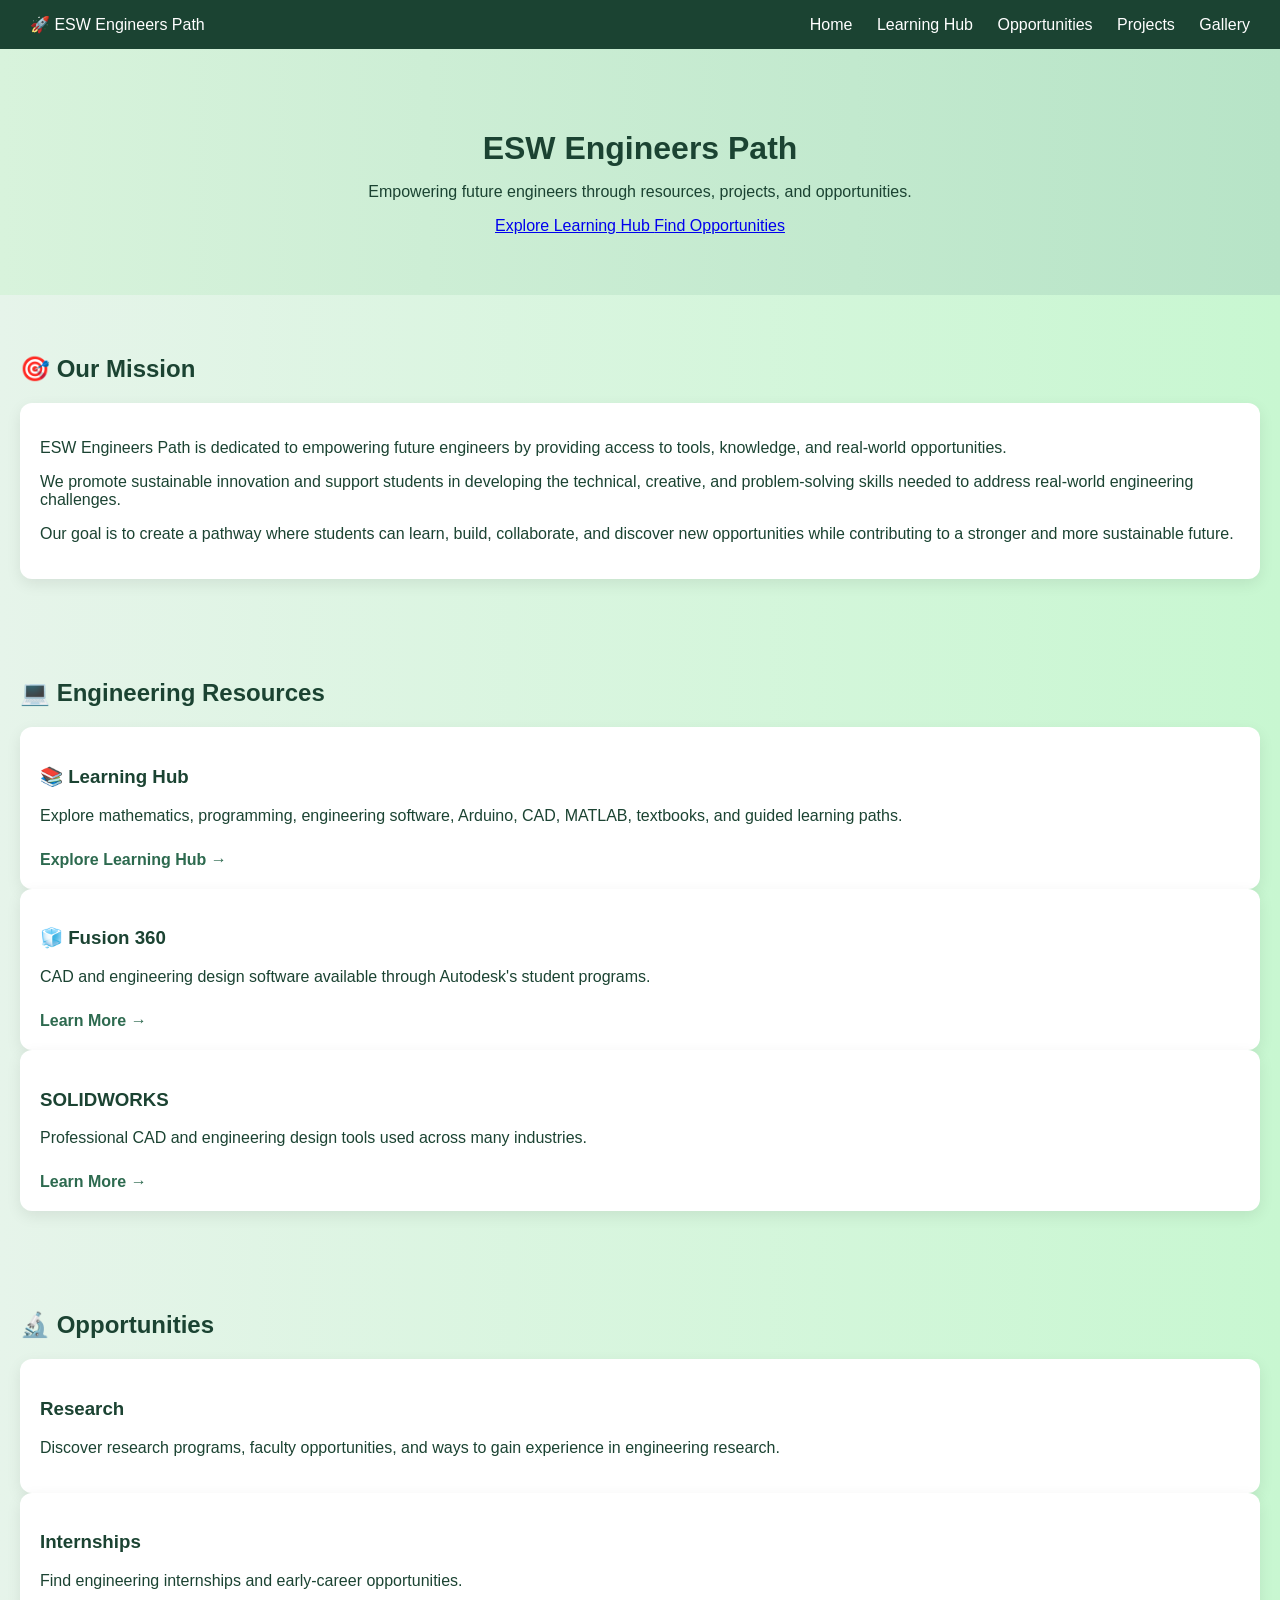
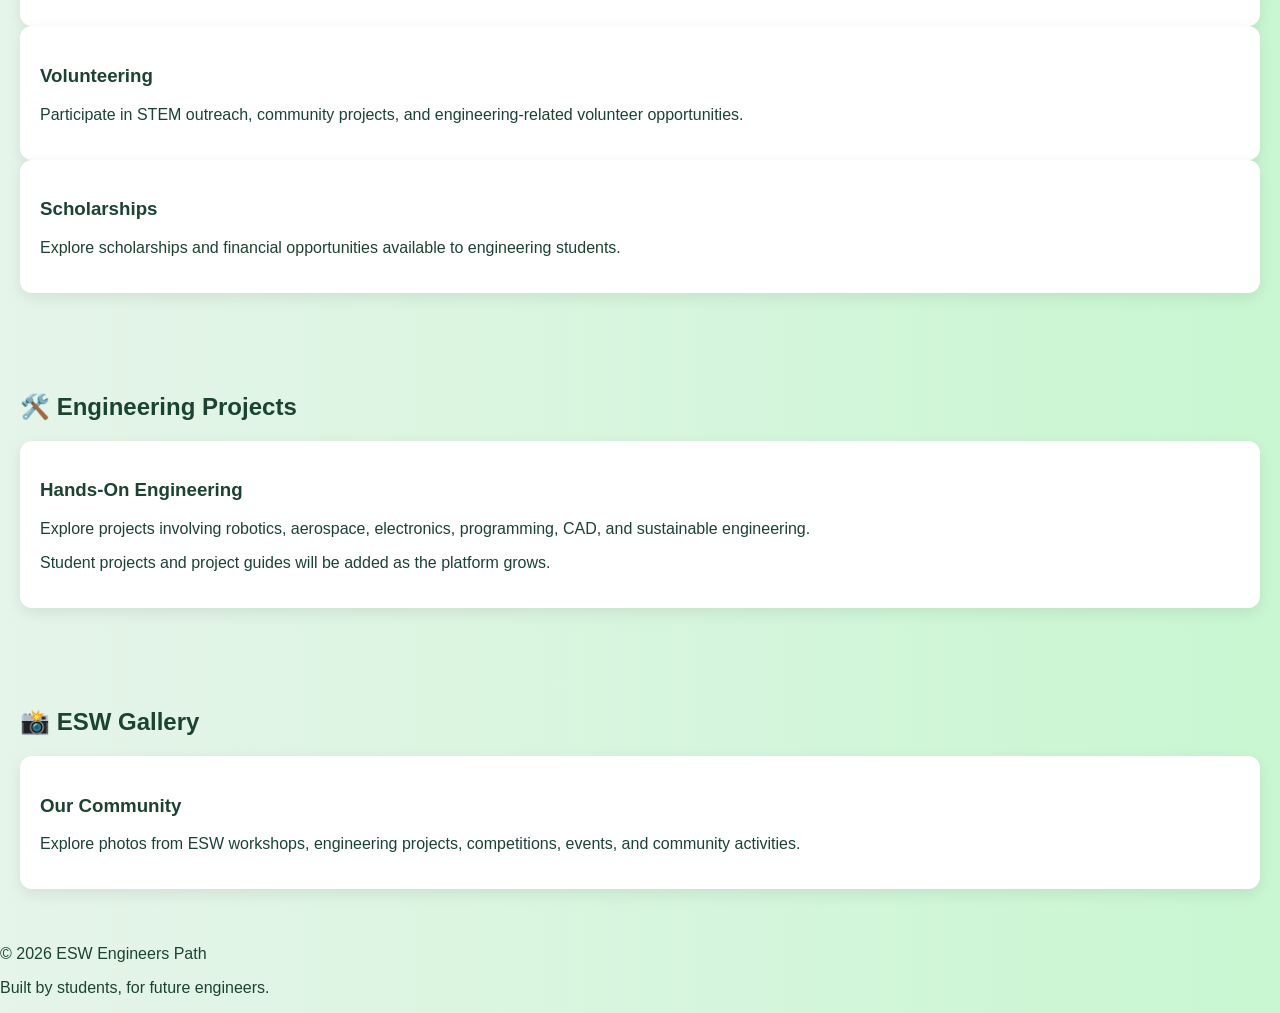
<file: index.html>
<!DOCTYPE html>
<html lang="en">

<head>

    <meta charset="UTF-8">

    <meta name="viewport" content="width=device-width, initial-scale=1.0">

    <title>ESW Engineers Path</title>

    <link rel="stylesheet" href="style.css">

</head>

<body>


<!-- ================= NAVIGATION BAR ================= -->

<nav class="navbar">

    <div class="nav-logo">
        🚀 ESW Engineers Path
    </div>

    <div class="nav-links">

        <a href="index.html">Home</a>

        <a href="learning.html">Learning Hub</a>

        <a href="#opportunities">Opportunities</a>

        <a href="#projects">Projects</a>

        <a href="#gallery">Gallery</a>

    </div>

</nav>


<!-- ================= HOME ================= -->

<header id="home" class="hero">

    <h1>ESW Engineers Path</h1>

    <p>
        Empowering future engineers through resources,
        projects, and opportunities.
    </p>

    <div class="hero-buttons">

        <a href="learning.html" class="button">
            Explore Learning Hub
        </a>

        <a href="#opportunities" class="button secondary-button">
            Find Opportunities
        </a>

    </div>

</header>


<!-- ================= MISSION ================= -->

<section id="mission">

    <h2>🎯 Our Mission</h2>

    <div class="card">

        <p>
            ESW Engineers Path is dedicated to empowering future engineers
            by providing access to tools, knowledge, and real-world
            opportunities.
        </p>

        <p>
            We promote sustainable innovation and support students in
            developing the technical, creative, and problem-solving skills
            needed to address real-world engineering challenges.
        </p>

        <p>
            Our goal is to create a pathway where students can learn,
            build, collaborate, and discover new opportunities while
            contributing to a stronger and more sustainable future.
        </p>

    </div>

</section>


<!-- ================= RESOURCES ================= -->

<section id="resources">

    <h2>💻 Engineering Resources</h2>

    <div class="card">

        <h3>📚 Learning Hub</h3>

        <p>
            Explore mathematics, programming, engineering software,
            Arduino, CAD, MATLAB, textbooks, and guided learning paths.
        </p>

        <a href="learning.html">
            Explore Learning Hub →
        </a>

    </div>


    <div class="card">

        <h3>🧊 Fusion 360</h3>

        <p>
            CAD and engineering design software available
            through Autodesk's student programs.
        </p>

        <a href="https://www.autodesk.com/products/fusion-360">
            Learn More →
        </a>

    </div>


    <div class="card">

        <h3>SOLIDWORKS</h3>

        <p>
            Professional CAD and engineering design tools
            used across many industries.
        </p>

        <a href="https://www.solidworks.com">
            Learn More →
        </a>

    </div>

</section>


<!-- ================= OPPORTUNITIES ================= -->

<section id="opportunities">

    <h2>🔬 Opportunities</h2>

    <div class="card">

        <h3>Research</h3>

        <p>
            Discover research programs, faculty opportunities,
            and ways to gain experience in engineering research.
        </p>

    </div>


    <div class="card">

        <h3>Internships</h3>

        <p>
            Find engineering internships and early-career
            opportunities.
        </p>

    </div>


    <div class="card">

        <h3>Volunteering</h3>

        <p>
            Participate in STEM outreach, community projects,
            and engineering-related volunteer opportunities.
        </p>

    </div>


    <div class="card">

        <h3>Scholarships</h3>

        <p>
            Explore scholarships and financial opportunities
            available to engineering students.
        </p>

    </div>

</section>


<!-- ================= PROJECTS ================= -->

<section id="projects">

    <h2>🛠️ Engineering Projects</h2>

    <div class="card">

        <h3>Hands-On Engineering</h3>

        <p>
            Explore projects involving robotics, aerospace,
            electronics, programming, CAD, and sustainable
            engineering.
        </p>

        <p>
            Student projects and project guides will be
            added as the platform grows.
        </p>

    </div>

</section>


<!-- ================= GALLERY ================= -->

<section id="gallery">

    <h2>📸 ESW Gallery</h2>

    <div class="card">

        <h3>Our Community</h3>

        <p>
            Explore photos from ESW workshops, engineering
            projects, competitions, events, and community
            activities.
        </p>

    </div>

</section>


<!-- ================= FOOTER ================= -->

<footer>

    <p>
        © 2026 ESW Engineers Path
    </p>

    <p>
        Built by students, for future engineers.
    </p>

</footer>


</body>

</html>
</file>
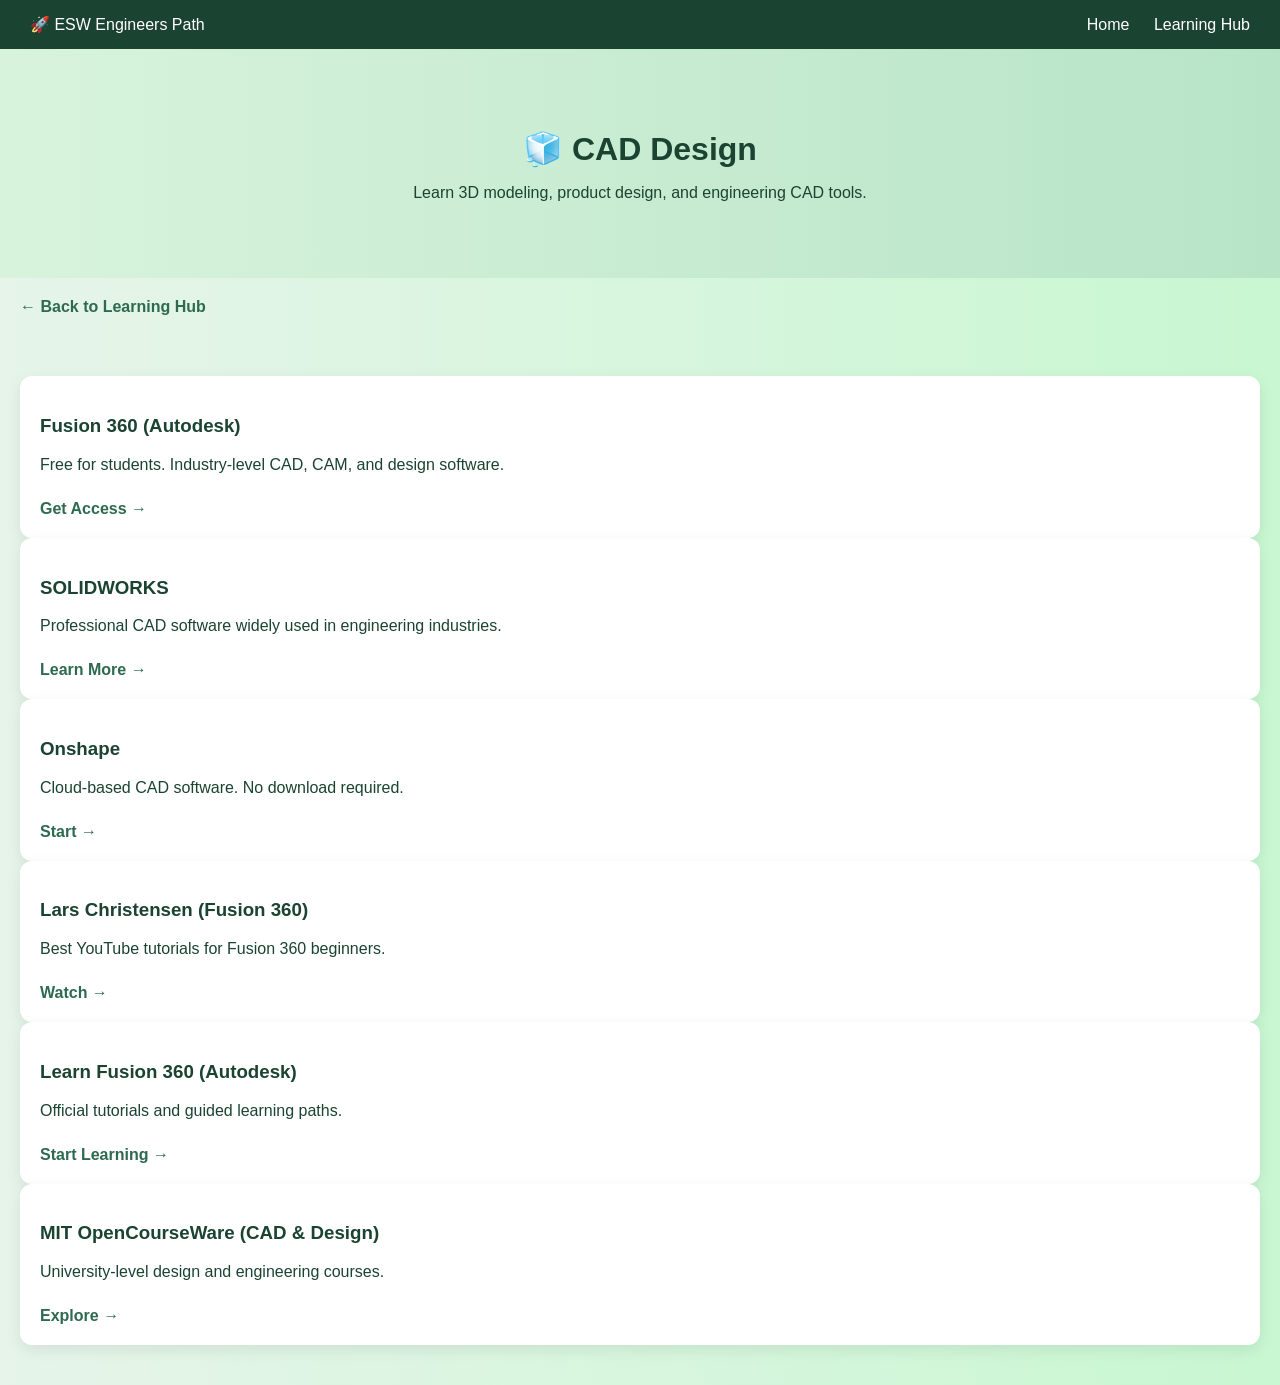
<file: cad.html>
<!DOCTYPE html>
<html lang="en">

<head>
<meta charset="UTF-8">
<title>CAD Design | ESW Engineers Path</title>
<link rel="stylesheet" href="style.css">
</head>

<body>

<nav class="navbar">
    <div>🚀 ESW Engineers Path</div>
    <div class="nav-links">
        <a href="index.html">Home</a>
        <a href="learning.html">Learning Hub</a>
    </div>
</nav>

<header class="hero">
    <h1>🧊 CAD Design</h1>
    <p>Learn 3D modeling, product design, and engineering CAD tools.</p>
</header>

<a href="learning.html" class="back">← Back to Learning Hub</a>

<section>

<div class="card">
<h3>Fusion 360 (Autodesk)</h3>
<p>Free for students. Industry-level CAD, CAM, and design software.</p>
<a href="https://www.autodesk.com/education" target="_blank">Get Access →</a>
</div>

<div class="card">
<h3>SOLIDWORKS</h3>
<p>Professional CAD software widely used in engineering industries.</p>
<a href="https://www.solidworks.com" target="_blank">Learn More →</a>
</div>

<div class="card">
<h3>Onshape</h3>
<p>Cloud-based CAD software. No download required.</p>
<a href="https://www.onshape.com/en/" target="_blank">Start →</a>
</div>

<div class="card">
<h3>Lars Christensen (Fusion 360)</h3>
<p>Best YouTube tutorials for Fusion 360 beginners.</p>
<a href="https://www.youtube.com/@cadcamstuff" target="_blank">Watch →</a>
</div>

<div class="card">
<h3>Learn Fusion 360 (Autodesk)</h3>
<p>Official tutorials and guided learning paths.</p>
<a href="https://help.autodesk.com/view/fusion360/ENU/courses/" target="_blank">Start Learning →</a>
</div>

<div class="card">
<h3>MIT OpenCourseWare (CAD & Design)</h3>
<p>University-level design and engineering courses.</p>
<a href="https://ocw.mit.edu" target="_blank">Explore →</a>
</div>

</section>

</body>
</html>
</file>
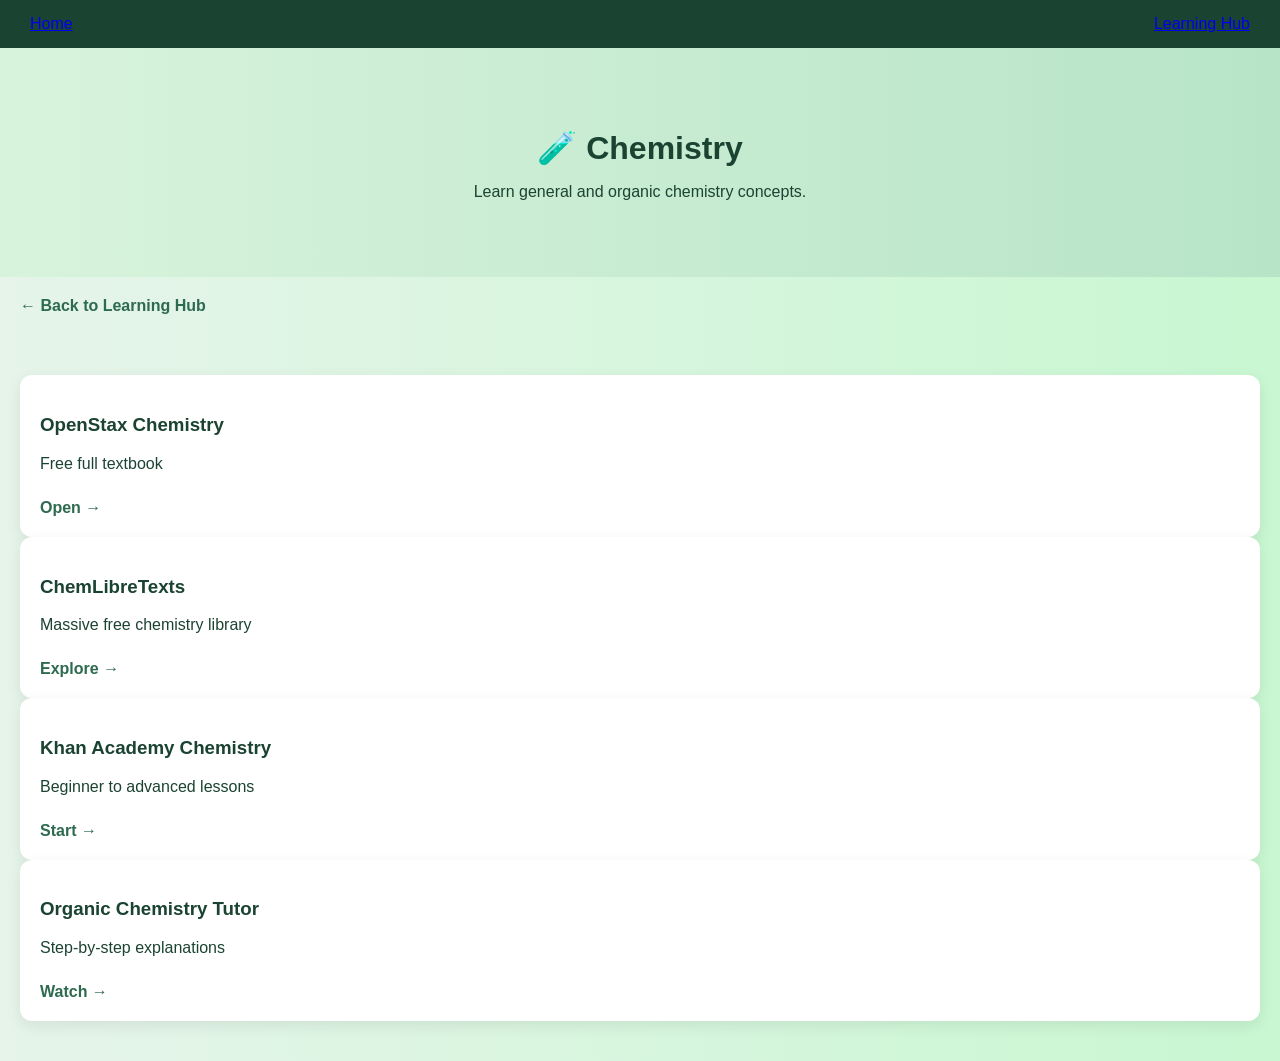
<file: chemistry.html>
<!DOCTYPE html>
<html>
<head>
<title>Chemistry</title>
<link rel="stylesheet" href="style.css">
</head>

<body>

<nav class="navbar">
<a href="index.html">Home</a>
<a href="learning.html">Learning Hub</a>
</nav>

<header class="hero">
<h1>🧪 Chemistry</h1>
<p>Learn general and organic chemistry concepts.</p>
</header>

<a href="learning.html" class="back">← Back to Learning Hub</a>

<section>

<div class="card">
<h3>OpenStax Chemistry</h3>
<p>Free full textbook</p>
<a href="https://openstax.org/details/books/chemistry" target="_blank">Open →</a>
</div>

<div class="card">
<h3>ChemLibreTexts</h3>
<p>Massive free chemistry library</p>
<a href="https://chem.libretexts.org" target="_blank">Explore →</a>
</div>

<div class="card">
<h3>Khan Academy Chemistry</h3>
<p>Beginner to advanced lessons</p>
<a href="https://www.khanacademy.org/science/chemistry" target="_blank">Start →</a>
</div>

<div class="card">
<h3>Organic Chemistry Tutor</h3>
<p>Step-by-step explanations</p>
<a href="https://www.youtube.com/@TheOrganicChemistryTutor" target="_blank">Watch →</a>
</div>

</section>

</body>
</html>
</file>
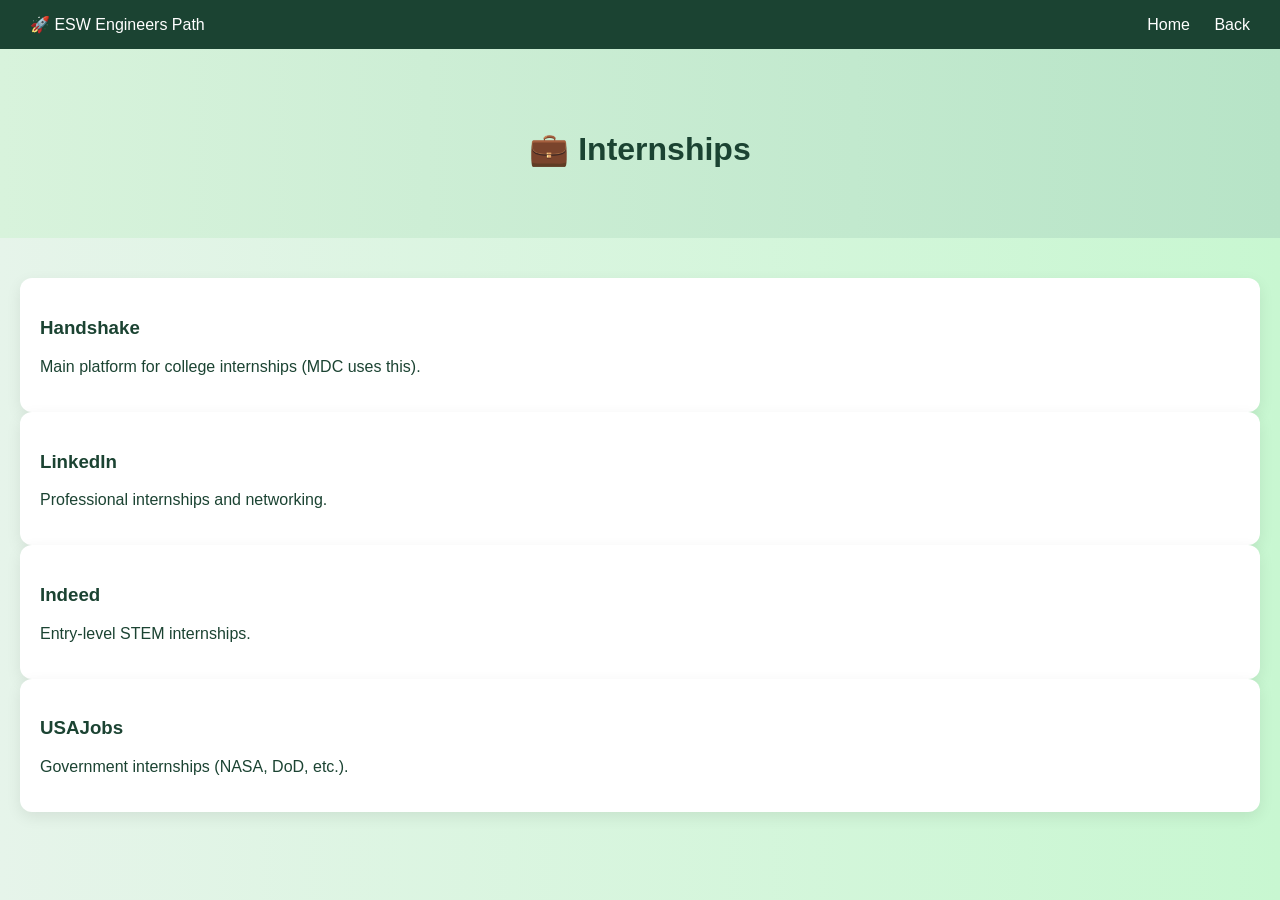
<file: internships.html>
<!DOCTYPE html>
<html lang="en">

<head>
<meta charset="UTF-8">
<title>Internships</title>
<link rel="stylesheet" href="style.css">
</head>

<body>

<nav class="navbar">
    <div>🚀 ESW Engineers Path</div>
    <div class="nav-links">
        <a href="index.html">Home</a>
        <a href="opportunities.html">Back</a>
    </div>
</nav>

<header class="hero">
    <h1>💼 Internships</h1>
</header>

<section>

<div class="card">
<h3>Handshake</h3>
<p>Main platform for college internships (MDC uses this).</p>
</div>

<div class="card">
<h3>LinkedIn</h3>
<p>Professional internships and networking.</p>
</div>

<div class="card">
<h3>Indeed</h3>
<p>Entry-level STEM internships.</p>
</div>

<div class="card">
<h3>USAJobs</h3>
<p>Government internships (NASA, DoD, etc.).</p>
</div>

</section>

</body>
</html>
</file>
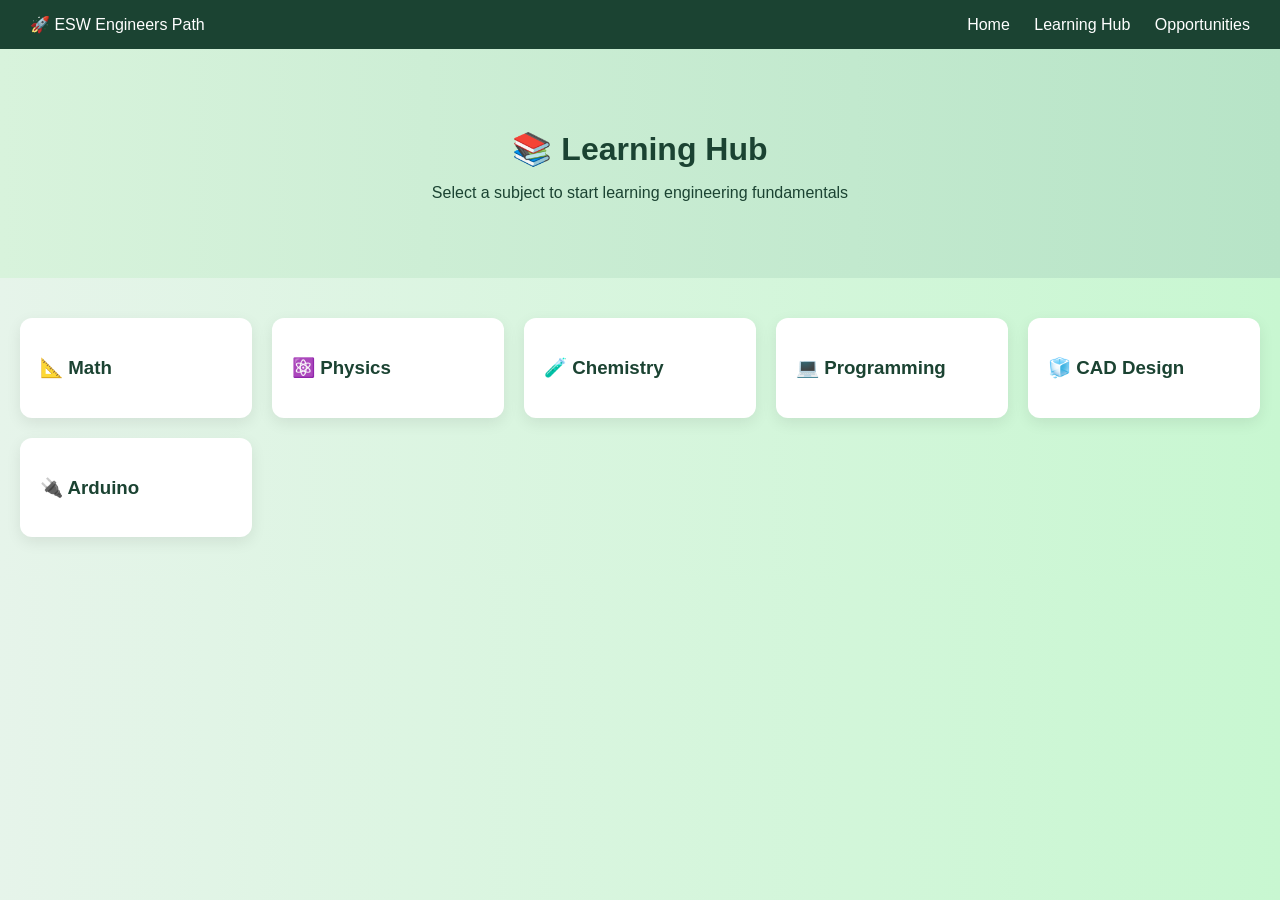
<file: learning.html>
<!DOCTYPE html>
<html lang="en">

<head>
<meta charset="UTF-8">
<title>Learning Hub | ESW Engineers Path</title>
<link rel="stylesheet" href="style.css">
</head>

<body>

<nav class="navbar">
    <div>🚀 ESW Engineers Path</div>
    <div class="nav-links">
        <a href="index.html">Home</a>
        <a href="learning.html">Learning Hub</a>
        <a href="opportunities.html">Opportunities</a>
    </div>
</nav>

<header class="hero">
    <h1>📚 Learning Hub</h1>
    <p>Select a subject to start learning engineering fundamentals</p>
</header>

<section>

<div class="grid">

<a href="math.html" class="card link-card">
    <h3>📐 Math</h3>
</a>

<a href="physics.html" class="card link-card">
    <h3>⚛️ Physics</h3>
</a>

<a href="chemistry.html" class="card link-card">
    <h3>🧪 Chemistry</h3>
</a>

<a href="programming.html" class="card link-card">
    <h3>💻 Programming</h3>
</a>

<a href="cad.html" class="card link-card">
    <h3>🧊 CAD Design</h3>
</a>

<a href="arduino.html" class="card link-card">
    <h3>🔌 Arduino</h3>
</a>

</div>

</section>

</body>
</html>
</file>
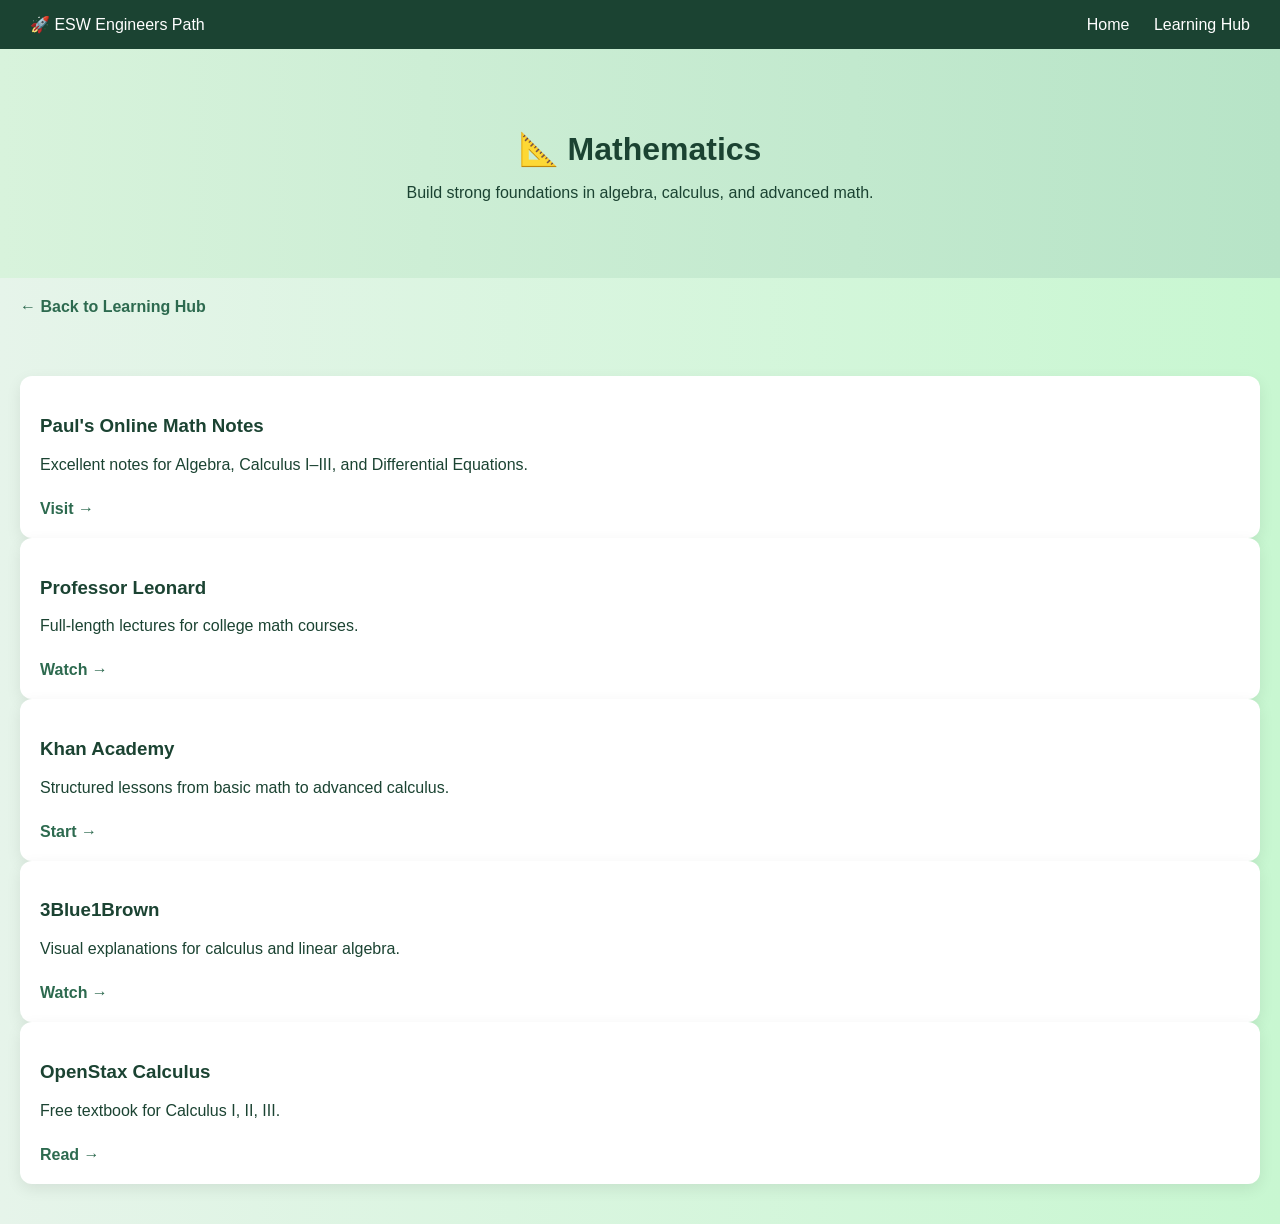
<file: math.html>
<!DOCTYPE html>
<html lang="en">

<head>
<meta charset="UTF-8">
<title>Mathematics | ESW Engineers Path</title>
<link rel="stylesheet" href="style.css">
</head>

<body>

<nav class="navbar">
    <div>🚀 ESW Engineers Path</div>
    <div class="nav-links">
        <a href="index.html">Home</a>
        <a href="learning.html">Learning Hub</a>
    </div>
</nav>

<header class="hero">
    <h1>📐 Mathematics</h1>
    <p>Build strong foundations in algebra, calculus, and advanced math.</p>
</header>

<a href="learning.html" class="back">← Back to Learning Hub</a>

<section>

<div class="card">
<h3>Paul's Online Math Notes</h3>
<p>Excellent notes for Algebra, Calculus I–III, and Differential Equations.</p>
<a href="https://tutorial.math.lamar.edu/" target="_blank">Visit →</a>
</div>

<div class="card">
<h3>Professor Leonard</h3>
<p>Full-length lectures for college math courses.</p>
<a href="https://www.youtube.com/@ProfessorLeonard" target="_blank">Watch →</a>
</div>

<div class="card">
<h3>Khan Academy</h3>
<p>Structured lessons from basic math to advanced calculus.</p>
<a href="https://www.khanacademy.org/math" target="_blank">Start →</a>
</div>

<div class="card">
<h3>3Blue1Brown</h3>
<p>Visual explanations for calculus and linear algebra.</p>
<a href="https://www.youtube.com/@3blue1brown" target="_blank">Watch →</a>
</div>

<div class="card">
<h3>OpenStax Calculus</h3>
<p>Free textbook for Calculus I, II, III.</p>
<a href="https://openstax.org/details/books/calculus" target="_blank">Read →</a>
</div>

</section>

</body>
</html>
</file>
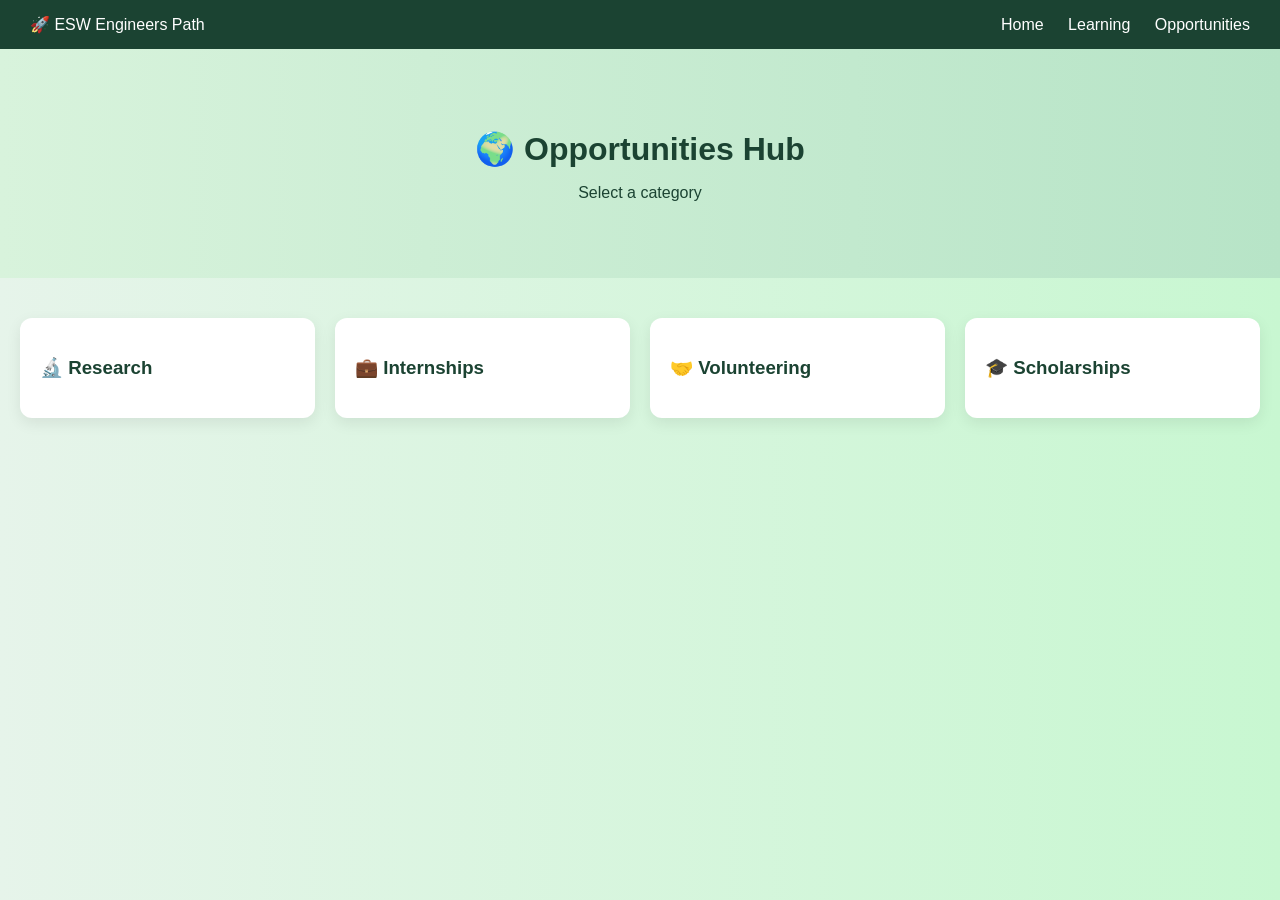
<file: opportunities.html>
<!DOCTYPE html>
<html lang="en">

<head>
<meta charset="UTF-8">
<title>Opportunities Hub</title>
<link rel="stylesheet" href="style.css">
</head>

<body>

<nav class="navbar">
    <div>🚀 ESW Engineers Path</div>
    <div class="nav-links">
        <a href="index.html">Home</a>
        <a href="learning.html">Learning</a>
        <a href="opportunities.html">Opportunities</a>
    </div>
</nav>

<header class="hero">
    <h1>🌍 Opportunities Hub</h1>
    <p>Select a category</p>
</header>

<section>

<div class="grid">

<a href="research.html" class="card link-card">
    <h3>🔬 Research</h3>
</a>

<a href="internships.html" class="card link-card">
    <h3>💼 Internships</h3>
</a>

<a href="volunteering.html" class="card link-card">
    <h3>🤝 Volunteering</h3>
</a>

<a href="scholarships.html" class="card link-card">
    <h3>🎓 Scholarships</h3>
</a>

</div>

</section>

</body>
</html>
</file>
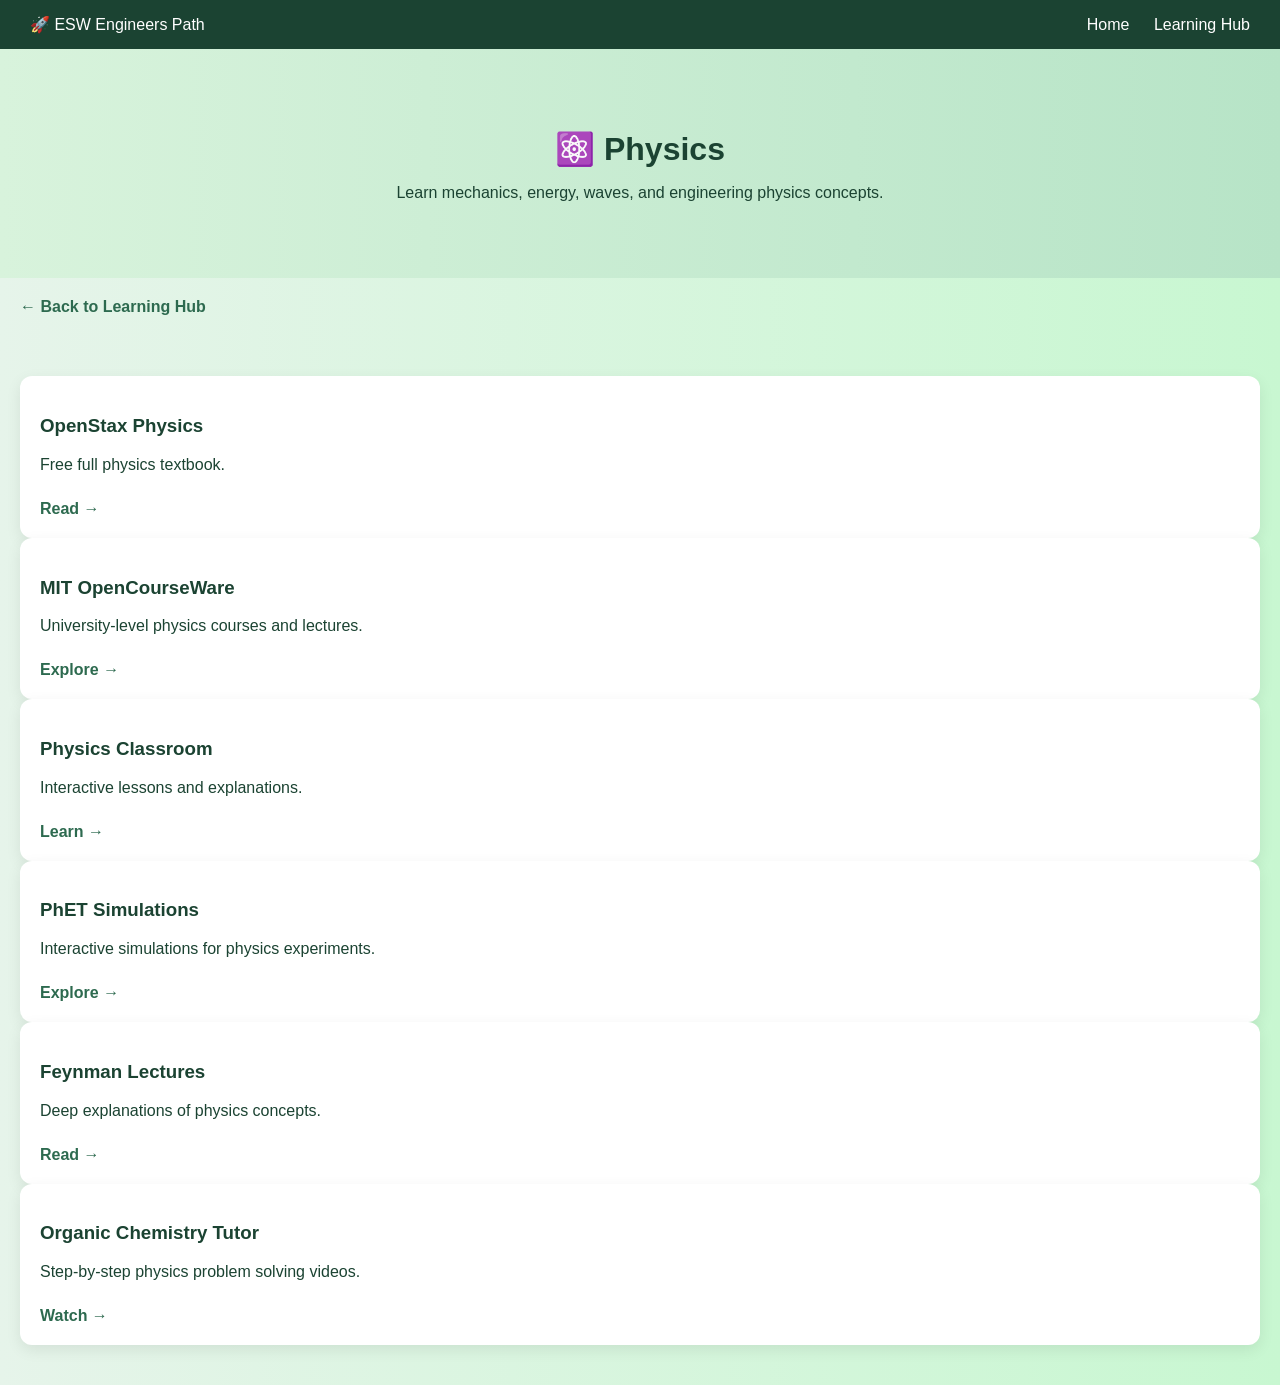
<file: physics.html>
<!DOCTYPE html>
<html lang="en">

<head>
<meta charset="UTF-8">
<title>Physics | ESW Engineers Path</title>
<link rel="stylesheet" href="style.css">
</head>

<body>

<nav class="navbar">
    <div>🚀 ESW Engineers Path</div>
    <div class="nav-links">
        <a href="index.html">Home</a>
        <a href="learning.html">Learning Hub</a>
    </div>
</nav>

<header class="hero">
    <h1>⚛️ Physics</h1>
    <p>Learn mechanics, energy, waves, and engineering physics concepts.</p>
</header>

<a href="learning.html" class="back">← Back to Learning Hub</a>

<section>

<div class="card">
<h3>OpenStax Physics</h3>
<p>Free full physics textbook.</p>
<a href="https://openstax.org/details/books/physics" target="_blank">Read →</a>
</div>

<div class="card">
<h3>MIT OpenCourseWare</h3>
<p>University-level physics courses and lectures.</p>
<a href="https://ocw.mit.edu/search/?q=physics" target="_blank">Explore →</a>
</div>

<div class="card">
<h3>Physics Classroom</h3>
<p>Interactive lessons and explanations.</p>
<a href="https://www.physicsclassroom.com" target="_blank">Learn →</a>
</div>

<div class="card">
<h3>PhET Simulations</h3>
<p>Interactive simulations for physics experiments.</p>
<a href="https://phet.colorado.edu" target="_blank">Explore →</a>
</div>

<div class="card">
<h3>Feynman Lectures</h3>
<p>Deep explanations of physics concepts.</p>
<a href="https://www.feynmanlectures.caltech.edu/" target="_blank">Read →</a>
</div>

<div class="card">
<h3>Organic Chemistry Tutor</h3>
<p>Step-by-step physics problem solving videos.</p>
<a href="https://www.youtube.com/@TheOrganicChemistryTutor" target="_blank">Watch →</a>
</div>

</section>

</body>
</html>
</file>
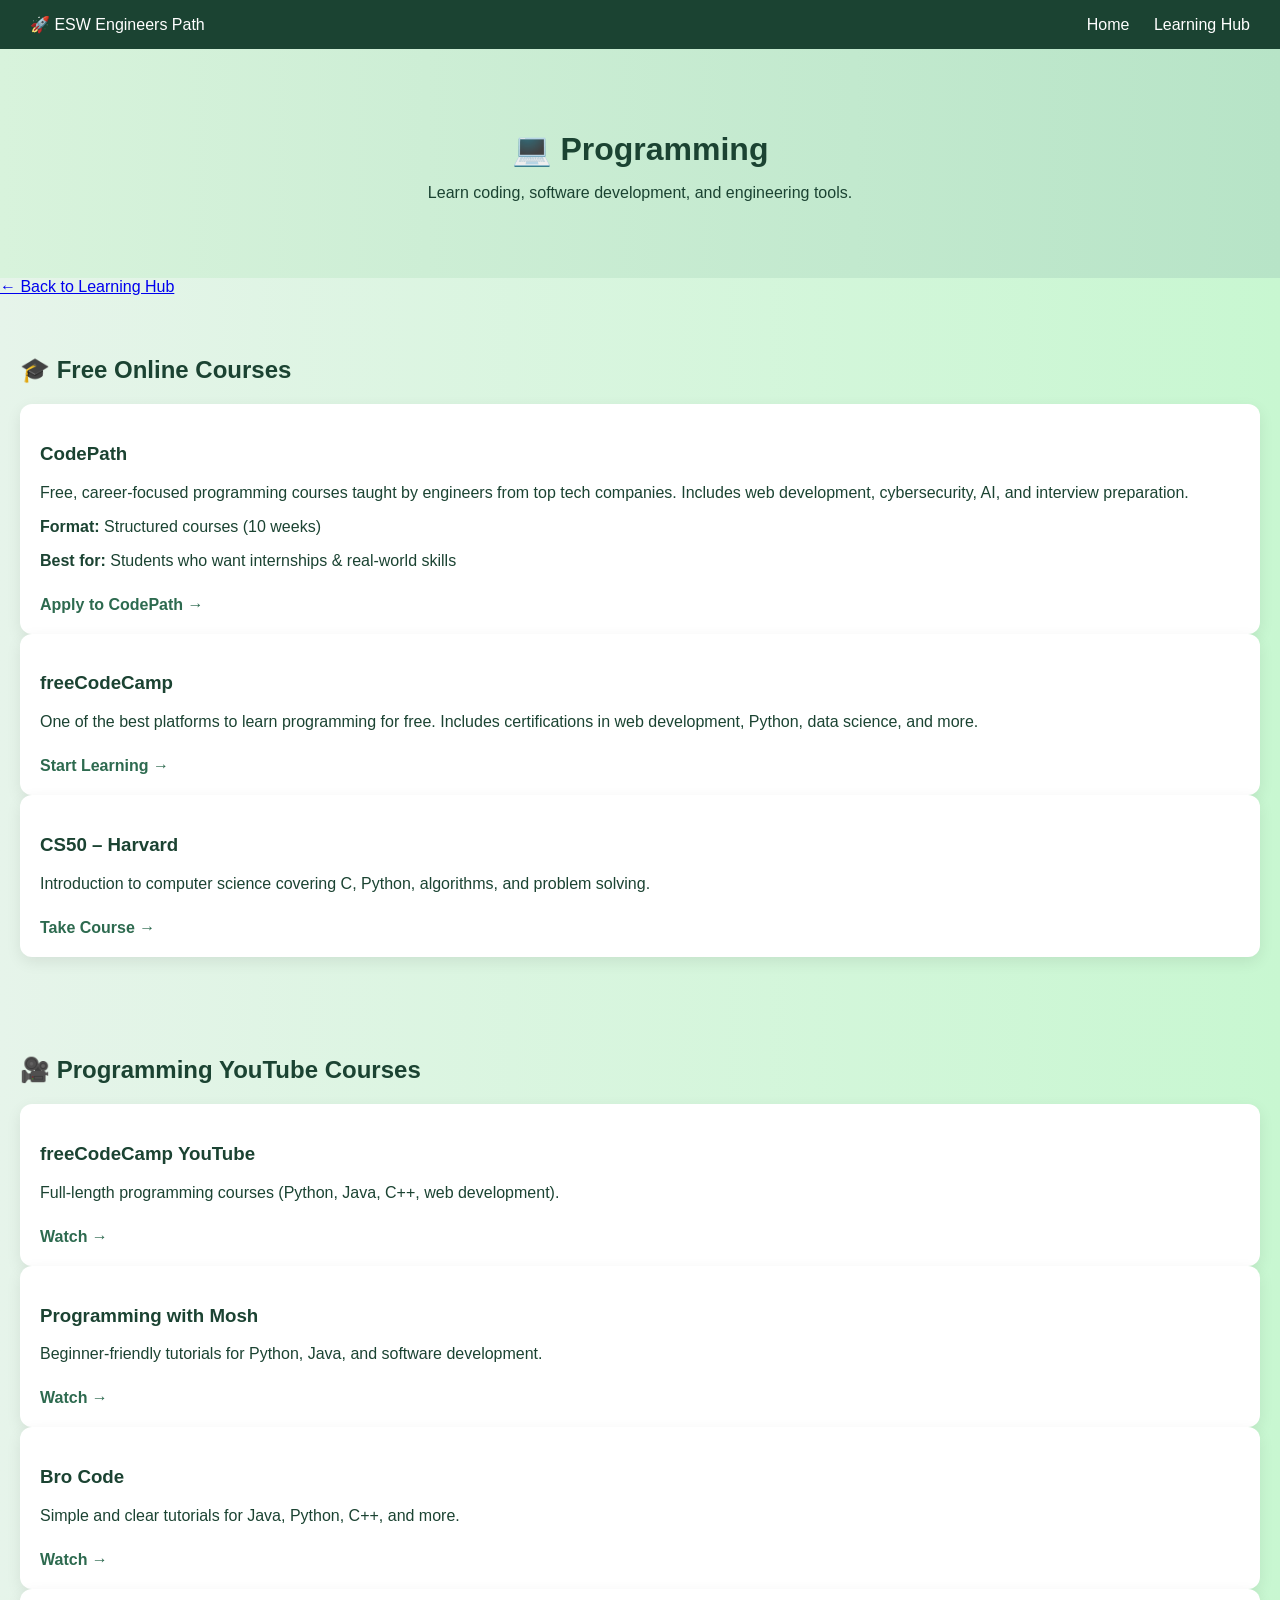
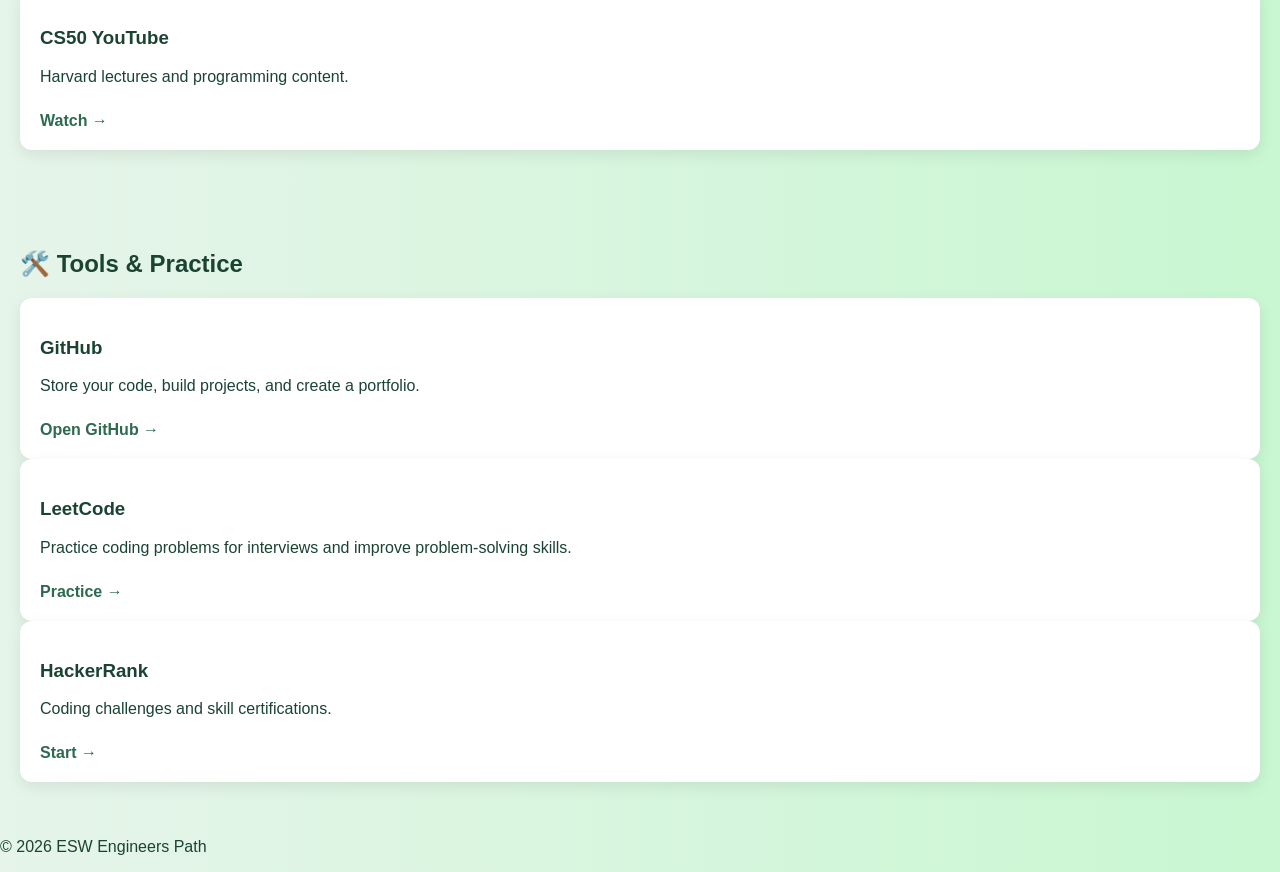
<file: programming.html>
<!DOCTYPE html>
<html lang="en">

<head>
<meta charset="UTF-8">
<title>Programming | ESW Engineers Path</title>
<link rel="stylesheet" href="style.css">
</head>

<body>

<nav class="navbar">
    <div class="nav-logo">🚀 ESW Engineers Path</div>

    <div class="nav-links">
        <a href="index.html">Home</a>
        <a href="learning.html">Learning Hub</a>
    </div>
</nav>

<header class="hero">
    <h1>💻 Programming</h1>
    <p>Learn coding, software development, and engineering tools.</p>
</header>

<a href="learning.html">← Back to Learning Hub</a>


<!-- ================= ONLINE COURSES ================= -->

<section>

<h2>🎓 Free Online Courses</h2>


<div class="card">

    <h3>CodePath</h3>

    <p>
        Free, career-focused programming courses taught by engineers from top tech companies.
        Includes web development, cybersecurity, AI, and interview preparation.
    </p>

    <p><strong>Format:</strong> Structured courses (10 weeks)</p>

    <p><strong>Best for:</strong> Students who want internships & real-world skills</p>

    <a href="https://www.codepath.org/courses" target="_blank">
        Apply to CodePath →
    </a>

</div>


<div class="card">

    <h3>freeCodeCamp</h3>

    <p>
        One of the best platforms to learn programming for free.
        Includes certifications in web development, Python, data science, and more.
    </p>

    <a href="https://www.freecodecamp.org" target="_blank">
        Start Learning →
    </a>

</div>


<div class="card">

    <h3>CS50 – Harvard</h3>

    <p>
        Introduction to computer science covering C, Python, algorithms,
        and problem solving.
    </p>

    <a href="https://cs50.harvard.edu/" target="_blank">
        Take Course →
    </a>

</div>

</section>


<!-- ================= YOUTUBE ================= -->

<section>

<h2>🎥 Programming YouTube Courses</h2>


<div class="card">

    <h3>freeCodeCamp YouTube</h3>

    <p>
        Full-length programming courses (Python, Java, C++, web development).
    </p>

    <a href="https://www.youtube.com/@freecodecamp" target="_blank">
        Watch →
    </a>

</div>


<div class="card">

    <h3>Programming with Mosh</h3>

    <p>
        Beginner-friendly tutorials for Python, Java, and software development.
    </p>

    <a href="https://www.youtube.com/@programmingwithmosh" target="_blank">
        Watch →
    </a>

</div>


<div class="card">

    <h3>Bro Code</h3>

    <p>
        Simple and clear tutorials for Java, Python, C++, and more.
    </p>

    <a href="https://www.youtube.com/@BroCodez" target="_blank">
        Watch →
    </a>

</div>


<div class="card">

    <h3>CS50 YouTube</h3>

    <p>
        Harvard lectures and programming content.
    </p>

    <a href="https://www.youtube.com/@cs50" target="_blank">
        Watch →
    </a>

</div>

</section>


<!-- ================= TOOLS ================= -->

<section>

<h2>🛠️ Tools & Practice</h2>


<div class="card">

    <h3>GitHub</h3>

    <p>
        Store your code, build projects, and create a portfolio.
    </p>

    <a href="https://github.com" target="_blank">
        Open GitHub →
    </a>

</div>


<div class="card">

    <h3>LeetCode</h3>

    <p>
        Practice coding problems for interviews and improve problem-solving skills.
    </p>

    <a href="https://leetcode.com" target="_blank">
        Practice →
    </a>

</div>


<div class="card">

    <h3>HackerRank</h3>

    <p>
        Coding challenges and skill certifications.
    </p>

    <a href="https://www.hackerrank.com" target="_blank">
        Start →
    </a>

</div>

</section>


<footer>
<p>© 2026 ESW Engineers Path</p>
</footer>

</body>
</html>
</file>
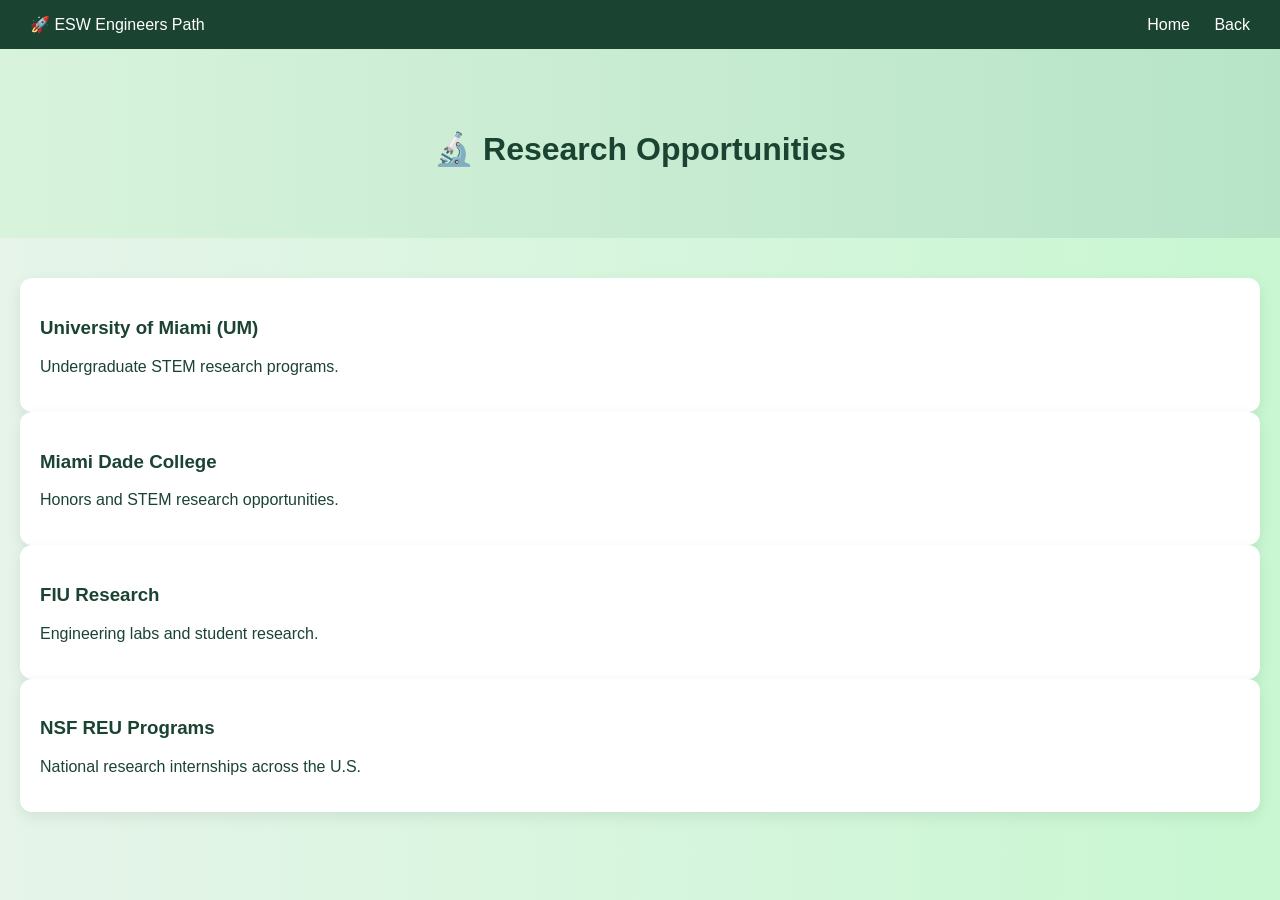
<file: research.html>
<!DOCTYPE html>
<html lang="en">

<head>
<meta charset="UTF-8">
<title>Research</title>
<link rel="stylesheet" href="style.css">
</head>

<body>

<nav class="navbar">
    <div>🚀 ESW Engineers Path</div>
    <div class="nav-links">
        <a href="index.html">Home</a>
        <a href="opportunities.html">Back</a>
    </div>
</nav>

<header class="hero">
    <h1>🔬 Research Opportunities</h1>
</header>

<section>

<div class="card">
<h3>University of Miami (UM)</h3>
<p>Undergraduate STEM research programs.</p>
</div>

<div class="card">
<h3>Miami Dade College</h3>
<p>Honors and STEM research opportunities.</p>
</div>

<div class="card">
<h3>FIU Research</h3>
<p>Engineering labs and student research.</p>
</div>

<div class="card">
<h3>NSF REU Programs</h3>
<p>National research internships across the U.S.</p>
</div>

</section>

</body>
</html>
</file>
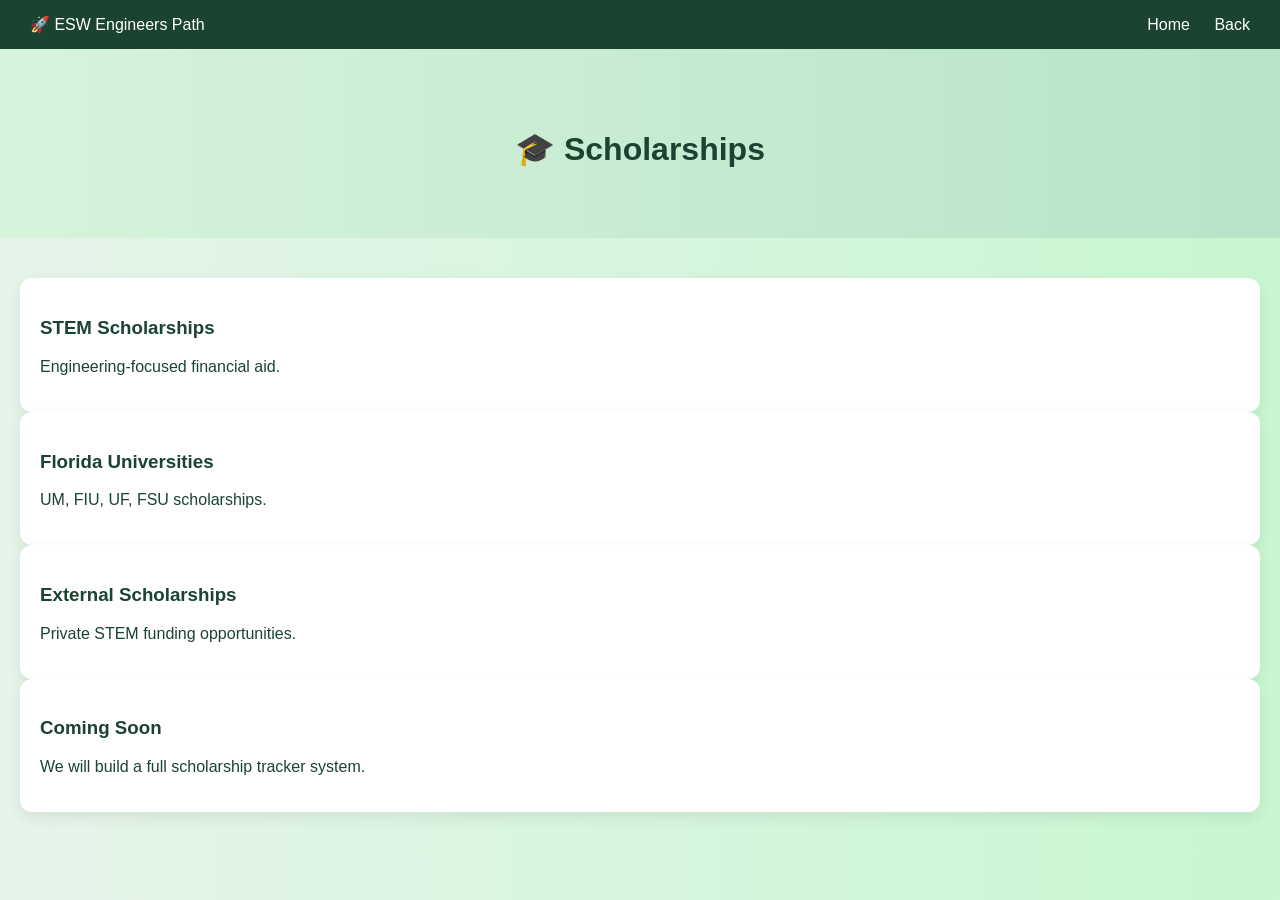
<file: scholarships.html>
<!DOCTYPE html>
<html lang="en">

<head>
<meta charset="UTF-8">
<title>Scholarships</title>
<link rel="stylesheet" href="style.css">
</head>

<body>

<nav class="navbar">
    <div>🚀 ESW Engineers Path</div>
    <div class="nav-links">
        <a href="index.html">Home</a>
        <a href="opportunities.html">Back</a>
    </div>
</nav>

<header class="hero">
    <h1>🎓 Scholarships</h1>
</header>

<section>

<div class="card">
<h3>STEM Scholarships</h3>
<p>Engineering-focused financial aid.</p>
</div>

<div class="card">
<h3>Florida Universities</h3>
<p>UM, FIU, UF, FSU scholarships.</p>
</div>

<div class="card">
<h3>External Scholarships</h3>
<p>Private STEM funding opportunities.</p>
</div>

<div class="card">
<h3>Coming Soon</h3>
<p>We will build a full scholarship tracker system.</p>
</div>

</section>

</body>
</html>
</file>
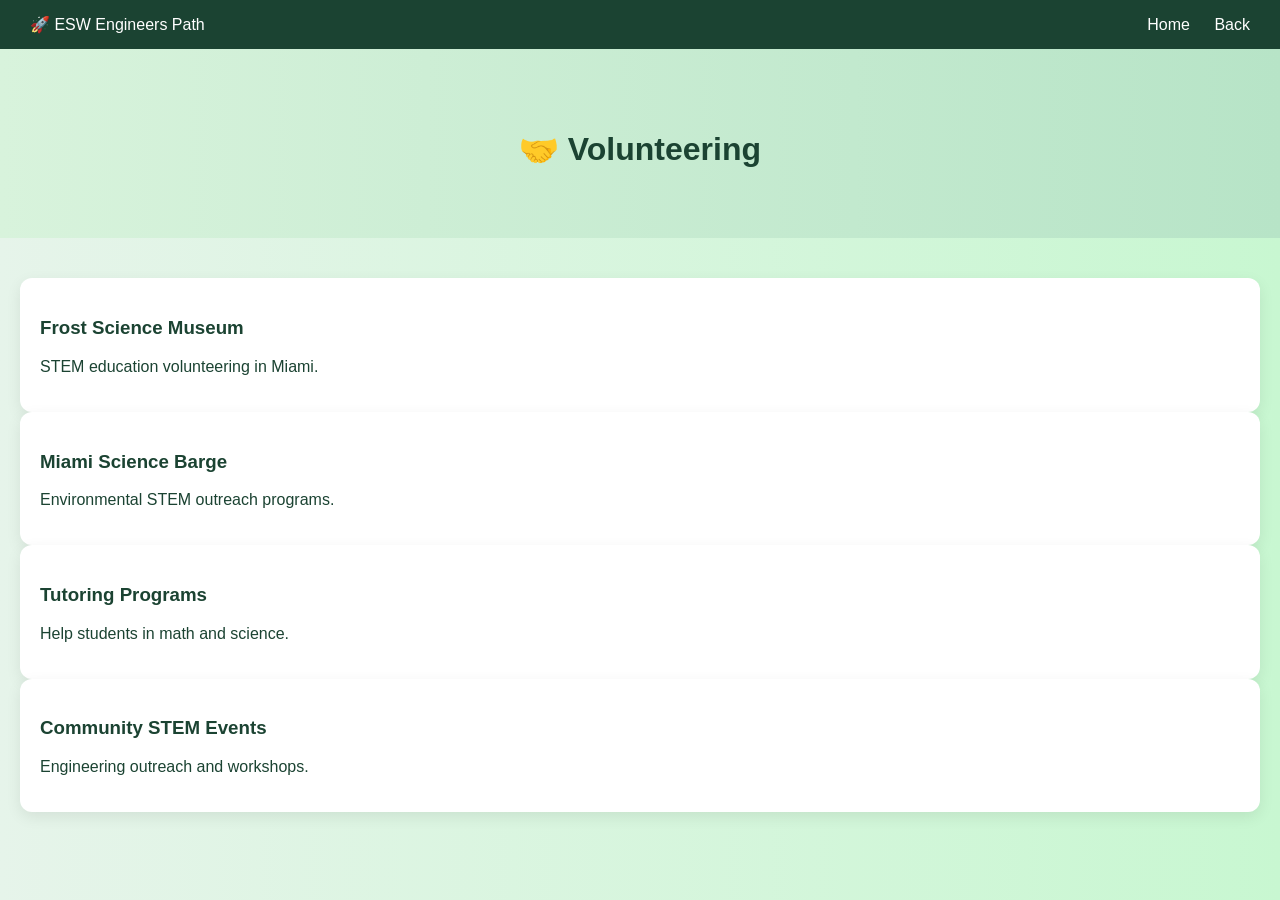
<file: volunteering.html>
<!DOCTYPE html>
<html lang="en">

<head>
<meta charset="UTF-8">
<title>Volunteering</title>
<link rel="stylesheet" href="style.css">
</head>

<body>

<nav class="navbar">
    <div>🚀 ESW Engineers Path</div>
    <div class="nav-links">
        <a href="index.html">Home</a>
        <a href="opportunities.html">Back</a>
    </div>
</nav>

<header class="hero">
    <h1>🤝 Volunteering</h1>
</header>

<section>

<div class="card">
<h3>Frost Science Museum</h3>
<p>STEM education volunteering in Miami.</p>
</div>

<div class="card">
<h3>Miami Science Barge</h3>
<p>Environmental STEM outreach programs.</p>
</div>

<div class="card">
<h3>Tutoring Programs</h3>
<p>Help students in math and science.</p>
</div>

<div class="card">
<h3>Community STEM Events</h3>
<p>Engineering outreach and workshops.</p>
</div>

</section>

</body>
</html>
</file>
<file: style.css>
body {
    margin: 0;
    font-family: Arial, Helvetica, sans-serif;
    background: linear-gradient(to right, #e6f4ea, #c8f7d1);
    color: #1b4332;
}

/* NAVBAR */
.navbar {
    display: flex;
    justify-content: space-between;
    align-items: center;
    padding: 15px 30px;
    background-color: #1b4332;
    color: white;
}

.nav-links a {
    color: white;
    text-decoration: none;
    margin-left: 20px;
    font-weight: 500;
}

.nav-links a:hover {
    text-decoration: underline;
}

/* HERO */
.hero {
    text-align: center;
    padding: 60px 20px;
    background: linear-gradient(to right, #d8f3dc, #b7e4c7);
}

.hero h1 {
    margin-bottom: 10px;
}

/* SECTIONS */
section {
    padding: 40px 20px;
}

/* GRID */
.grid {
    display: grid;
    grid-template-columns: repeat(auto-fit, minmax(220px, 1fr));
    gap: 20px;
}

/* CARDS */
.card {
    background: white;
    padding: 20px;
    border-radius: 12px;
    box-shadow: 0 5px 15px rgba(0,0,0,0.08);
    transition: 0.3s ease;
}

.card:hover {
    transform: translateY(-6px);
    border-left: 5px solid #2d6a4f;
}

/* LINK CARDS */
.link-card {
    text-decoration: none;
    color: inherit;
}

/* LINKS INSIDE CARDS */
.card a {
    display: inline-block;
    margin-top: 10px;
    color: #2d6a4f;
    text-decoration: none;
    font-weight: bold;
}

.card a:hover {
    text-decoration: underline;
}

/* BACK BUTTON */
.back {
    display: inline-block;
    margin: 20px;
    color: #2d6a4f;
    font-weight: bold;
    text-decoration: none;
}
</file>
